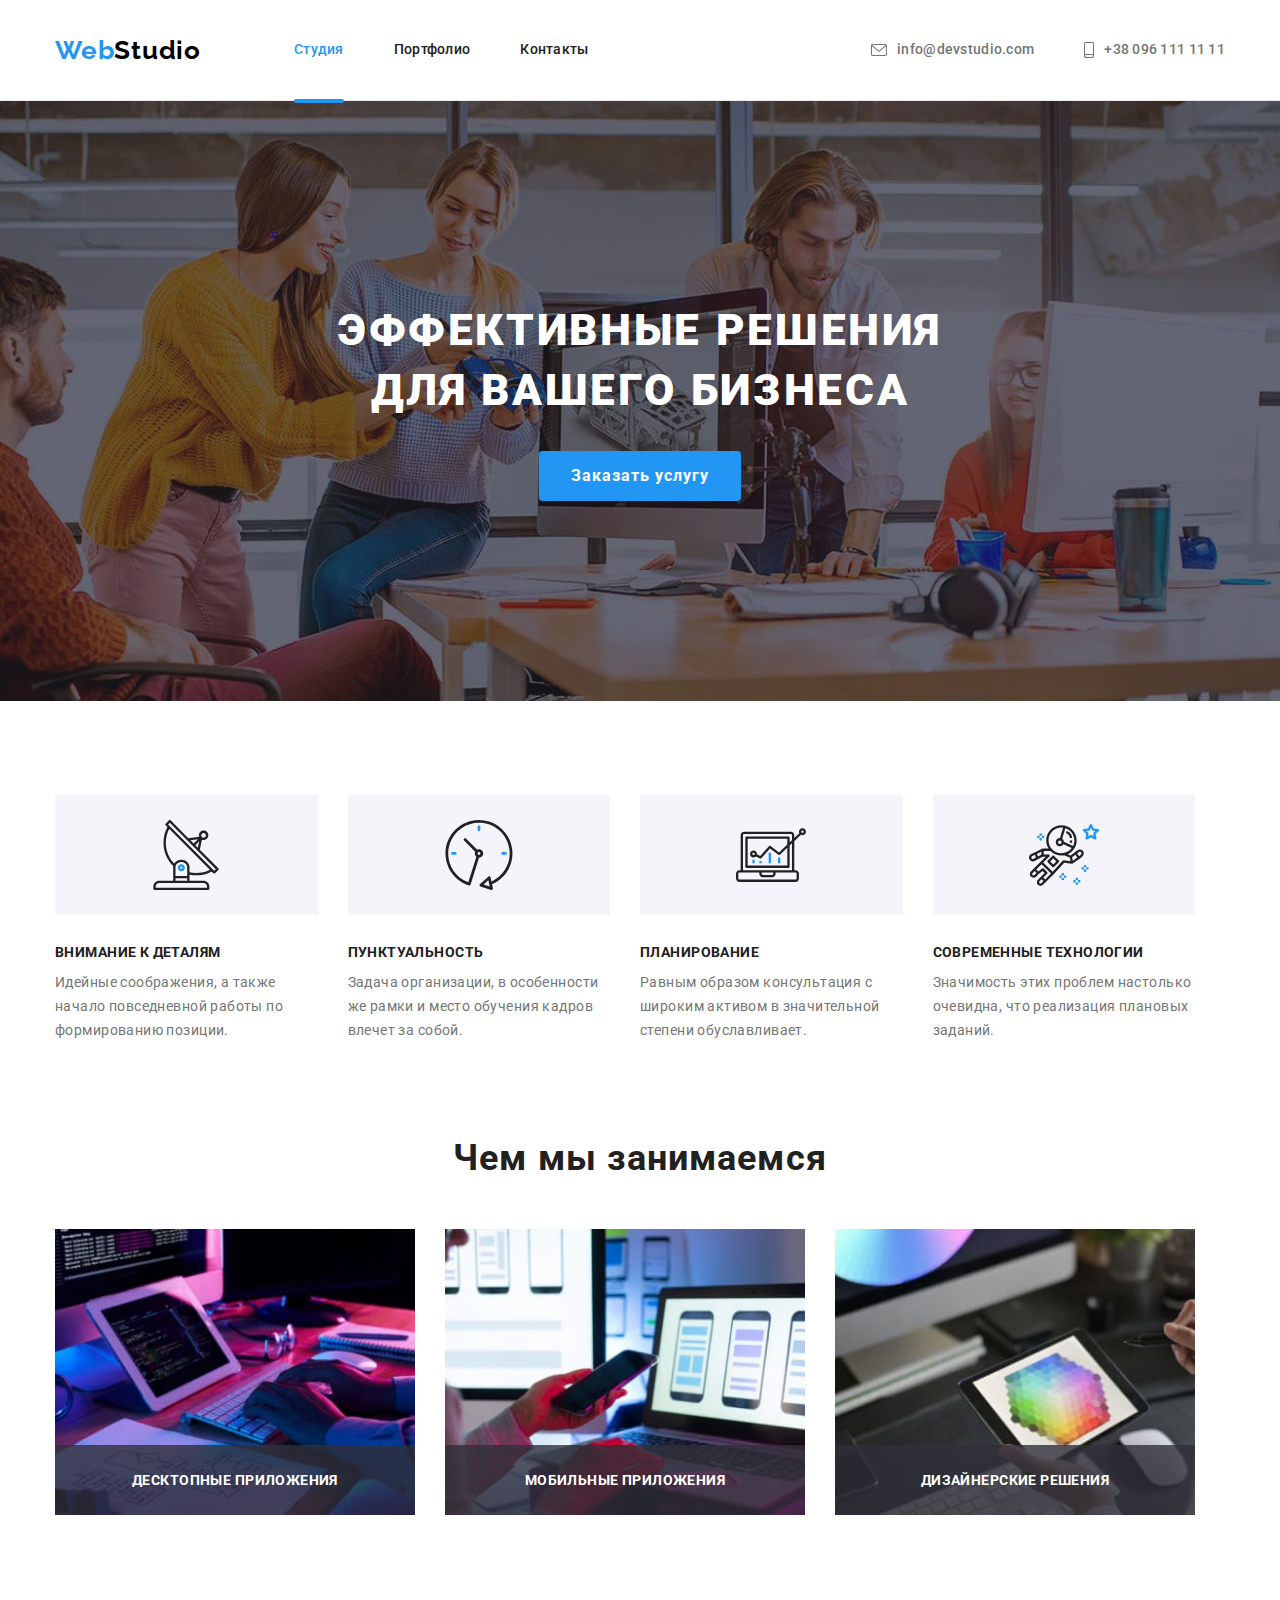
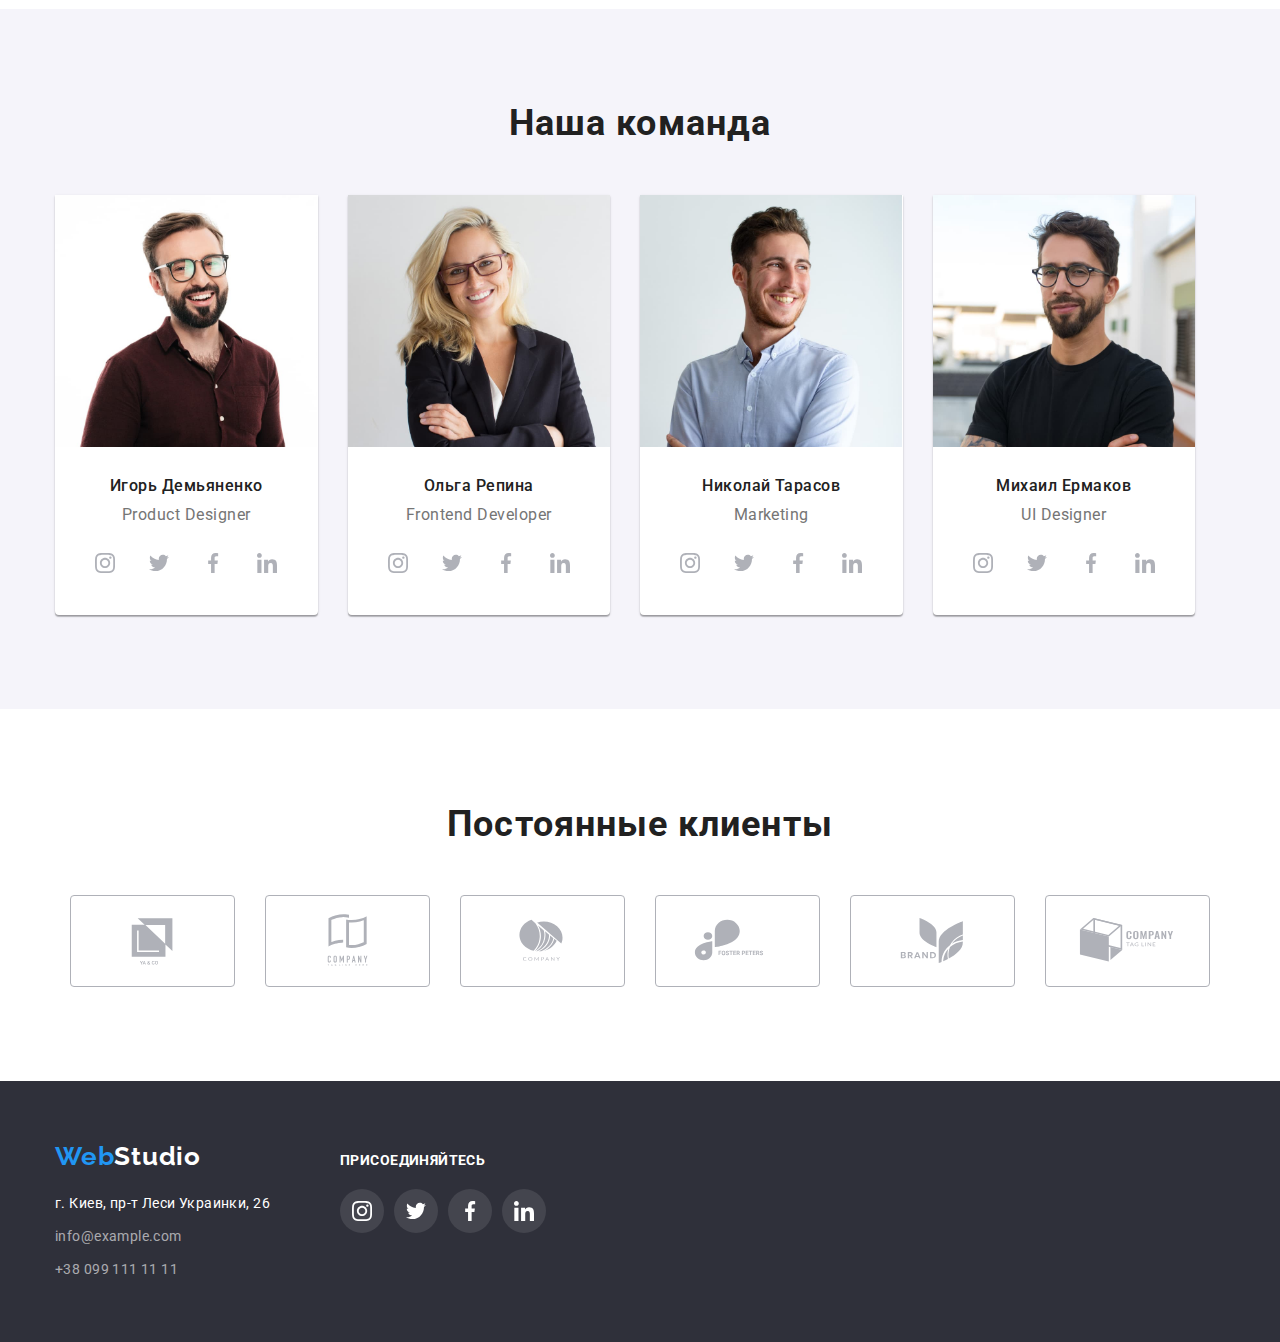
<file: index.html>
<!DOCTYPE html>
<html lang="ru">

<head>
    <meta charset="UTF-8">
    <meta http-equiv="X-UA-Compatible" content="IE=edge">
    <meta name="viewport" content="width=device-width, initial-scale=1.0">
    <title>Студия</title>
    <link rel="preconnect" href="https://fonts.googleapis.com">
    <link rel="preconnect" href="https://fonts.gstatic.com" crossorigin>
    <link
        href="https://fonts.googleapis.com/css2?family=Raleway:wght@700&family=Roboto:wght@400;500;700;900&display=swap"
        rel="stylesheet">
    <link rel="stylesheet" href="https://cdnjs.cloudflare.com/ajax/libs/modern-normalize/1.1.0/modern-normalize.min.css">
    <link rel="stylesheet" href="https://cdnjs.cloudflare.com/ajax/libs/animate.css/4.1.1/animate.min.css"
  />
    <link rel="stylesheet" href="./css/styles.css">
</head>

<body class="page">
    <header class="page-header">
        <div class="container header-container">
        <nav class="header-navigation">
            <a href="./index.html" class="logo-text link">Web<span class="logo-studio-black">Studio
                </span></a>
            <ul class="site-nav-list list">
                <li class="site-nav-item"><a href="./index.html" class="site-nav-link current link">Студия</a></li>
                <li class="site-nav-item"><a href="./portfolio.html" class="site-nav-link link">Портфолио</a></li>
                <li class="site-nav-item"><a href="" class="site-nav-link link">Контакты</a></li>
            </ul>
        </nav>
        <ul class="contact-list list">
            <li class="contact-item"><a class="contact-item-link link" href="mailto:info@devstudio.com" >
                <svg class="icon-mail">
                    <use href="./images/sprite.svg#icon-mail"></use>
                  </svg>
                 info@devstudio.com</a></li>
            <li class="contact-item"><a class="contact-item-link link" href="tel:+380961111111" >
                <svg class="icon-phone">
                    <use href="./images/sprite.svg#icon-phone"></use>
                  </svg>
                  +38 096 111 11 11</a></li>
        </ul>
    
    </div>
    </header>

    <main>
        <section class="hero-field">
        <div class="container">
            <div class="hero-content">
            <h1 class="hero-title">Эффективные решения<br> для вашего бизнеса</h1>
            <button class="button" type="button" data-modal-open>Заказать услугу</button>
            </div>
        </div> 
        </section>

      <section class="benefits-section section">
            <div class="container">
            <h2 class="visually-hidden">Преимущества</h2>
            <ul class="benefits-list list">
                <li class="benefits-item-card">
                    <div class="card-text">
                        <div class="benefits-picture">
                        <svg class="icon-benefits">
                            <use href="./images/sprite.svg#icon-antenna"></use>
                          </svg>
                        </div>
                    <h3 class="benefits-title">Внимание к деталям</h3>
                    <p class="benefits-item">Идейные соображения, а также начало повседневной работы по формированию
                        позиции.</p>
                    </div>
                </li>
                <li class="benefits-item-card icon-clock">
                    <div class="card-text">
                        <div class="benefits-picture">
                            <svg class="icon-benefits">
                                <use href="./images/sprite.svg#icon-clock"></use>
                              </svg>
                            </div>
                    <h3 class="benefits-title">Пунктуальность</h3>
                    <p class="benefits-item">Задача организации, в особенности же рамки и место обучения кадров влечет
                        за собой.</p>
                    </div>
                    </li>
                <li class="benefits-item-card icon-diagram">
                    <div class="card-text">
                        <div class="benefits-picture">
                            <svg class="icon-benefits">
                                <use href="./images/sprite.svg#icon-diagram"></use>
                              </svg>
                            </div>
                    <h3 class="benefits-title">Планирование</h3>
                    <p class="benefits-item">Равным образом консультация с широким активом в значительной степени
                        обуславливает.</p>
                    </div>
                    </li>
                <li class="benefits-item-card icon-astronaut">
                    <div class="card-text">
                        <div class="benefits-picture">
                            <svg class="icon-benefits">
                                <use href="./images/sprite.svg#icon-astronaut"></use>
                              </svg>
                            </div>
                    <h3 class="benefits-title">Современные технологии</h3>
                    <p class="benefits-item">Значимость этих проблем настолько очевидна, что реализация
                        плановых заданий.</p>
                    </div>
                    </li>
            </ul>
        </div>
        </section>
    
        <section class="app-section section">
            <div class="container">
            <h2 class="section-title">Чем мы занимаемся</h2>
             <ul class="case-list list">
                <li class="application-item">
                    <div class="app-thumb">
                    <img src="./images/box-1.jpg" alt="Десктопные приложения">
                    <h3 class="app-title">Десктопные приложения</h3>    
                    </div>
                </li>
                <li class="application-item">
                    <div class="app-thumb">
                    <img src="./images/box-2.jpg" alt="Мобильные приложения">
                    <h3 class="app-title">Мобильные приложения</h3>
                    </div>
                </li>
                <li class="application-item">
                    <div class="app-thumb">
                    <img src="./images/box-3.jpg" alt="Дизайнерские решения">
                    <h3 class="app-title">Дизайнерские решения</h3>
                    </div>
                </li>
            </ul>
        </div>
        </section>
        <section class="team-section section">
            <div class="container">
            <h2 class="team-title">Наша команда</h2>
            <ul class="team-list list">
                <li class="team-item">
                   <div class="team-pic">
                    <img src="./images/demyanenko.jpg" alt="Игорь Демьяненко">
                </div>
                    <div class="team-content">
                    <h3 class="team-member">Игорь Демьяненко</h3>
                    <p class="team-position"> <span lang="en">Product Designer</span> </p>
                    <ul class="social-list list">
                    <li class="social-item">
                        <a class="social-link link" href="">
                            <svg class="social-icon">
                                <use href="./images/sprite.svg#icon-instagram">

                                </use>
                            </svg>
                        </a>
                    </li>
                    <li class="social-item">
                        <a class="social-link link" href="">
                            <svg class="social-icon">
                                <use href="./images/sprite.svg#icon-twitter">

                                </use>
                            </svg>
                        </a>
                    </li>
                    <li class="social-item">
                        <a class="social-link link" href=""> 
                            <svg class="social-icon">
                            <use href="./images/sprite.svg#icon-facebook">

                            </use>
                        </svg></a>
                    </li>
                    <li class="social-item">
                        <a class="social-link link" href="">
                            <svg class="social-icon">
                                <use href="./images/sprite.svg#icon-linkedin">

                                </use>
                            </svg>
                        </a>
                    </li>
                    </ul>
                </div>
                </li>
                <li class="team-item">
                    <div class="team-pic">
                    <img src="./images/repina.jpg" alt="Ольга Репина">
                </div>
                <div class="team-content">
                    <h3 class="team-member">Ольга Репина</h3>
                    <p class="team-position"><span lang="en">Frontend Developer</span></p>
                    <ul class="team-network social-list list">
                        <li class="social-item">
                            <a class="social-link link" href="">
                                <svg class="social-icon">
                                    <use href="./images/sprite.svg#icon-instagram">
    
                                    </use>
                                </svg>
                            </a>
                        </li>
                        <li class="social-item">
                            <a class="social-link link" href="">
                                <svg class="social-icon">
                                    <use href="./images/sprite.svg#icon-twitter">
    
                                    </use>
                                </svg>
                            </a>
                        </li>
                        <li class="social-item">
                            <a class="social-link link" href=""> 
                                <svg class="social-icon">
                                <use href="./images/sprite.svg#icon-facebook">
    
                                </use>
                            </svg></a>
                        </li>
                        <li class="social-item">
                            <a class="social-link link" href="">
                                <svg class="social-icon">
                                    <use href="./images/sprite.svg#icon-linkedin">
    
                                    </use>
                                </svg>
                            </a>
                        </li>
                    </ul>
                </div>
                </li>
                <li class="team-item">
                    <div class="team-pic">
                    <img src="./images/tarasov.jpg" alt="Николай Тарасов">
                </div>
                <div class="team-content">
                    <h3 class="team-member">Николай Тарасов</h3>
                    <p class="team-position"><span lang="en">Marketing</span></p>
                    <ul class="team-network social-list list">
                        <li class="social-item">
                            <a class="social-link link" href="">
                                <svg class="social-icon">
                                    <use href="./images/sprite.svg#icon-instagram">
    
                                    </use>
                                </svg>
                            </a>
                        </li>
                        <li class="social-item">
                            <a class="social-link link" href="">
                                <svg class="social-icon">
                                    <use href="./images/sprite.svg#icon-twitter">
    
                                    </use>
                                </svg>
                            </a>
                        </li>
                        <li class="social-item">
                            <a class="social-link link" href=""> 
                                <svg class="social-icon">
                                <use href="./images/sprite.svg#icon-facebook">
    
                                </use>
                            </svg></a>
                        </li>
                        <li class="social-item">
                            <a class="social-link link" href="">
                                <svg class="social-icon">
                                    <use href="./images/sprite.svg#icon-linkedin">
    
                                    </use>
                                </svg>
                            </a>
                        </li>
                        </ul>
                    </div>
                </li>
                <li class="team-item">
                    <div class="team-pic">
                    <img src="./images/ermakov.jpg" alt="Михаил Ермаков">
                </div>
                <div class="team-content">
                    <h3 class="team-member">Михаил Ермаков</h3>
                    <p class="team-position"><span lang="en">UI Designer</span></p>
                    <ul class="team-network social-list list">
                        <li class="social-item">
                            <a class="social-link link" href="">
                                <svg class="social-icon">
                                    <use href="./images/sprite.svg#icon-instagram">
    
                                    </use>
                                </svg>
                            </a>
                        </li>
                        <li class="social-item">
                            <a class="social-link link" href="">
                                <svg class="social-icon">
                                    <use href="./images/sprite.svg#icon-twitter">
    
                                    </use>
                                </svg>
                            </a>
                        </li>
                        <li class="social-item">
                            <a class="social-link link" href=""> 
                                <svg class="social-icon">
                                <use href="./images/sprite.svg#icon-facebook">
    
                                </use>
                            </svg></a>
                        </li>
                        <li class="social-item">
                            <a class="social-link link" href="">
                                <svg class="social-icon">
                                    <use href="./images/sprite.svg#icon-linkedin">
    
                                    </use>
                                </svg>
                            </a>
                        </li>
                        </ul>
                    </div>
                </li>
            </ul>
        </div>
        </section>
        <section class="client-section section">
            <div class="container">
                <h2 class="client-title">Постоянные клиенты</h2>
                <ul class="client-list list">
                    <li class="client-item">
                        <a class="client-link link" href="">
                              <svg class="client-icon">
                                  <use href="./images/sprite.svg#icon-logo-1">
                                </use>
                              </svg>                 
                         </a>
                    </li>
                    <li class="client-item icon-client">
                        <a class="client-link link" href="">
                              <svg class="client-icon">
                                  <use href="./images/sprite.svg#icon-logo-2">
                                </use>
                              </svg>                 
                         </a>
                    </li>
                    <li class="client-item icon-client">
                        <a class="client-link link" href="">
                              <svg class="client-icon">
                                  <use href="./images/sprite.svg#icon-logo-3">
                                </use>
                              </svg>                 
                         </a>
                    </li>
                    <li class="client-item icon-client">
                        <a class="client-link link" href="">
                              <svg class="client-icon">
                                  <use href="./images/sprite.svg#icon-logo-4">
                                </use>
                              </svg>                 
                         </a>
                    </li>
                    <li class="client-item icon-client">
                        <a class="client-link link" href="">
                              <svg class="client-icon">
                                  <use href="./images/sprite.svg#icon-logo-5">
                                </use>
                              </svg>                 
                         </a>
                    </li>
                    <li class="client-item icon-client">
                        <a class="client-link link" href="">
                              <svg class="client-icon">
                                  <use href="./images/sprite.svg#icon-logo-6">
                                </use>
                              </svg>                 
                         </a>
                    </li>
                </ul>
            </div>
        </section>
    </main>
    <footer class="footer-field">
        <div class="container footer-social-list">
            <div class="footer-contact">
            <div class="web-footer">
             <a href="./index.html" class="logo-text link">Web<span class="logo-studio-white">Studio</span></a>
            </div>
             <address>
                <ul class="address-list list">
                    <li class="address-item"><a class="footer-list-item map-color-white link" href="https://www.google.com/maps"
                            target="_blank">г.
                            Киев, пр-т Леси Украинки, 26</a></li>
                    <li class="address-item"><a class="footer-list-item link" href="mailto:info@example.com">info@example.com</a></li>
                    <li class="address-item"><a class="footer-list-item link" href="tel:+380991111111">+38 099 111 11
                            11</a></li>
                </ul>
            </address>
            </div>
            <div class="footer-social">
            <h3 class="title-join">Присоединяйтесь</h3>
            <ul class="social-list list">
                <li class="social-item">
                    <a class="social-link footer-bg-icon link" href="">
                        <svg class="social-icon social-color">
                            <use href="./images/sprite.svg#icon-instagram">

                            </use>
                        </svg>
                    </a>
                </li>
                <li class="social-item">
                    <a class="social-link footer-bg-icon link" href="">
                        <svg class="social-icon social-color">
                            <use href="./images/sprite.svg#icon-twitter">

                            </use>
                        </svg>
                    </a>
                </li>
                <li class="social-item">
                    <a class="social-link footer-bg-icon link" href=""> 
                        <svg class="social-icon social-color">
                        <use href="./images/sprite.svg#icon-facebook">

                        </use>
                    </svg></a>
                </li>
                <li class="social-item">
                    <a class="social-link footer-bg-icon link" href="">
                        <svg class="social-icon social-color">
                            <use href="./images/sprite.svg#icon-linkedin">

                            </use>
                        </svg>
                    </a>
                </li>
            </ul>
            </div>

        </div>
    </footer>
    <div class="backdrop is-hidden" data-modal>
        <div class="modal">
            <button type="button" class="close-modal" data-modal-close>
                <svg class="icon-close">
                <use href="./images/sprite.svg#icon-close-black">
                </use>
                </svg>
            </button>
        </div>
    </div>
    <script src="./js/modal.js"></script>
</body>

</html>
</file>
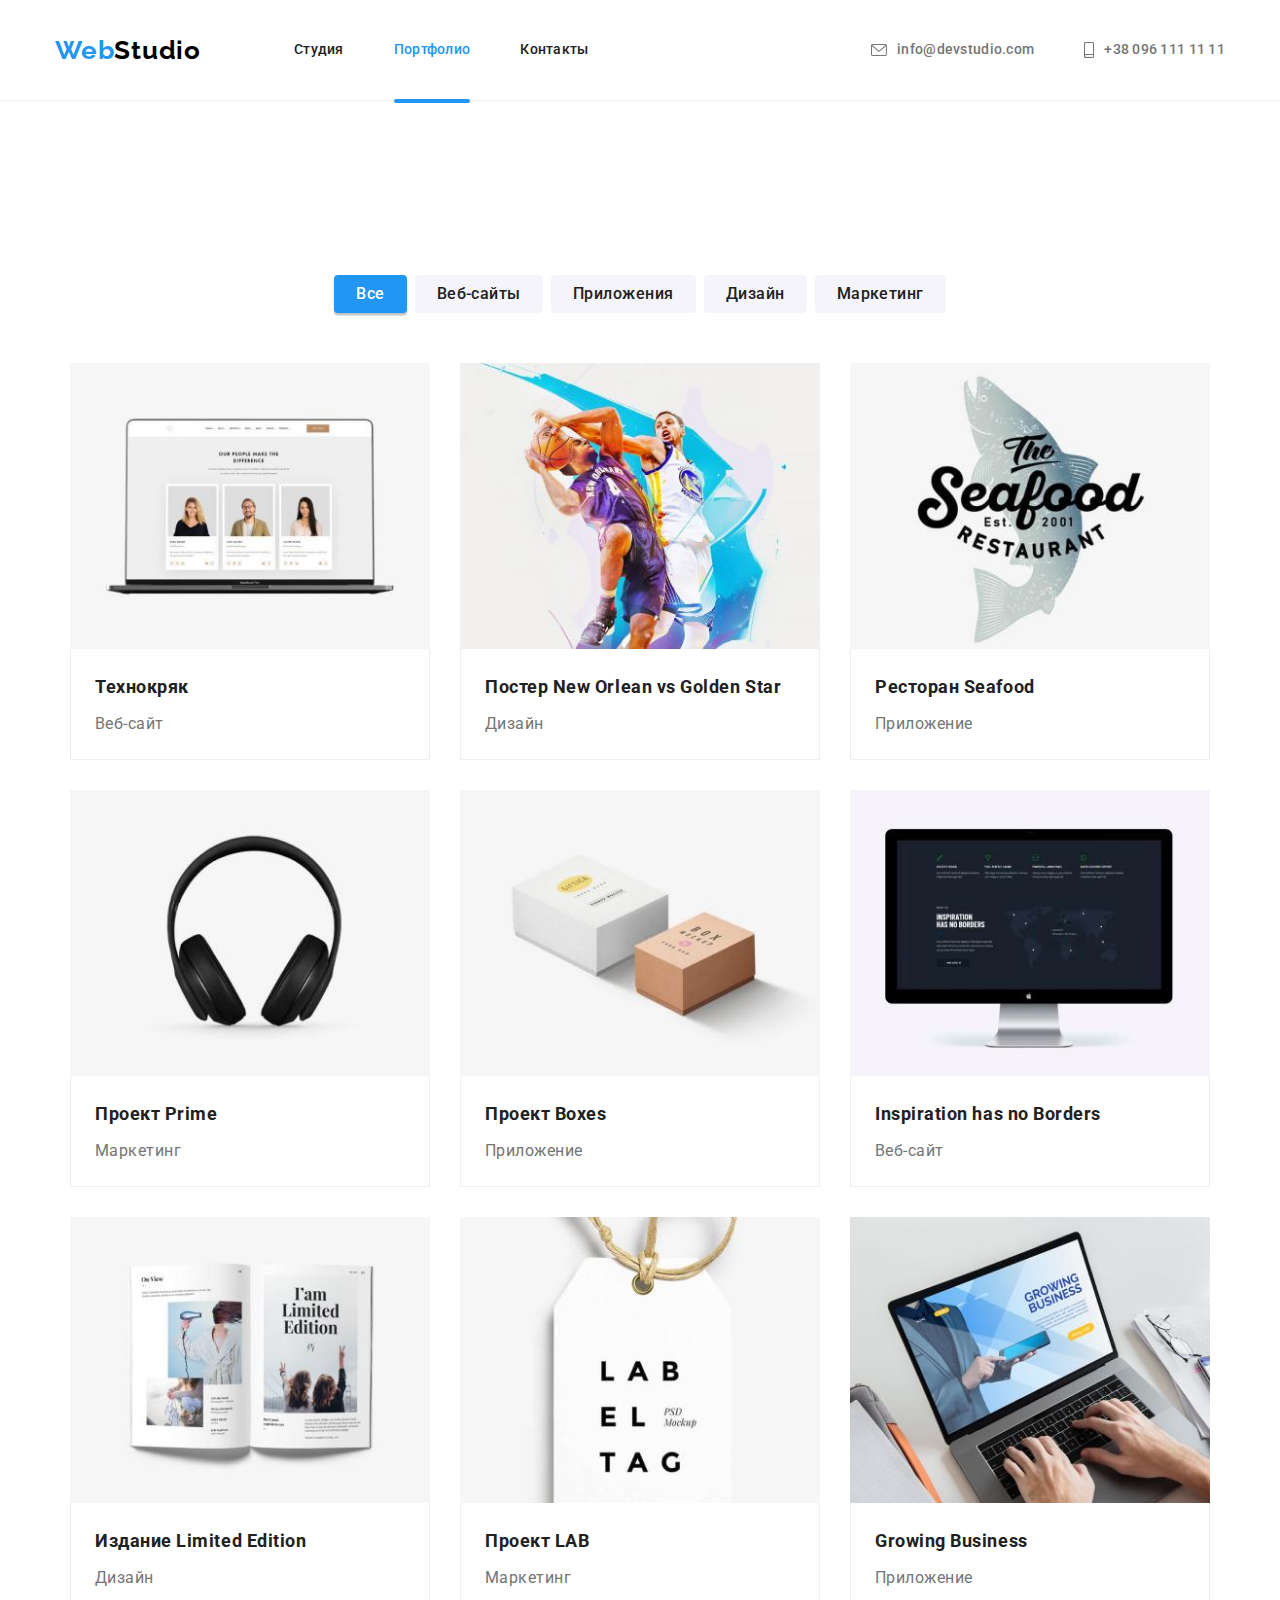
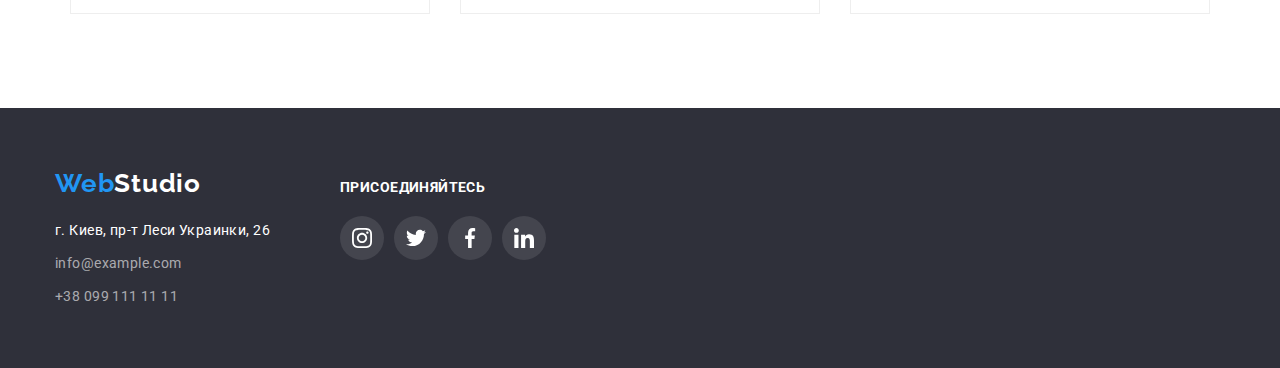
<file: portfolio.html>
<!DOCTYPE html>
<html lang="ru">

<head>
    <meta charset="UTF-8">
    <meta http-equiv="X-UA-Compatible" content="IE=edge">
    <meta name="viewport" content="width=device-width, initial-scale=1.0">
    <title>Портфолио</title>
    <link rel="preconnect" href="https://fonts.googleapis.com">
    <link rel="preconnect" href="https://fonts.gstatic.com" crossorigin>
    <link
        href="https://fonts.googleapis.com/css2?family=Raleway:wght@700&family=Roboto:wght@400;500;700;900&display=swap"
        rel="stylesheet">
    <link rel="stylesheet" href="https://cdnjs.cloudflare.com/ajax/libs/modern-normalize/1.1.0/modern-normalize.min.css">
    <link rel="stylesheet" href="./css/styles.css">
</head>

<body class="page">
    <header class="page-header">
        <div class="container header-container">
        <nav class="header-navigation">
            <a href="./index.html" class="logo-text link">Web<span class="logo-studio-black">Studio
                </span></a>
            <ul class="site-nav-list list">
                <li class="site-nav-item"><a href="./index.html" class="site-nav-link link">Студия</a></li>
                <li class="site-nav-item"><a href="./portfolio.html" class="site-nav-link current link">Портфолио</a></li>
                <li class="site-nav-item"><a href="" class="site-nav-link link">Контакты</a></li>
            </ul>
        </nav>
        <ul class="contact-list list">
            <li class="contact-item"><a class="contact-item-link link" href="mailto:info@devstudio.com" >
                <svg class="icon-mail">
                    <use href="./images/sprite.svg#icon-mail"></use>
                  </svg>
                 info@devstudio.com</a></li>
            <li class="contact-item"><a class="contact-item-link link" href="tel:+380961111111" >
                <svg class="icon-phone">
                    <use href="./images/sprite.svg#icon-phone"></use>
                  </svg>
                  +38 096 111 11 11</a></li>
        </ul>
    
    </div>
    </header>
    <main>
        <section class="portfolio-filter section">
            <div class="container">
                
            <h1 class="visually-hidden">Разработки</h1>
            <ul class="portfolio-button-list list">
               
                <li class="portfolio-button-item">
                    <button class="portfolio-button primary" type="button">Все</button>
                </li>
                <li class="portfolio-button-item">
                    <button class="portfolio-button" type="button">Веб-сайты</button>
                </li>
                <li class="portfolio-button-item">
                    <button class="portfolio-button" type="button">Приложения</button></li>
                <li class="portfolio-button-item">
                    <button class="portfolio-button" type="button">Дизайн</button>
                </li>
                <li class="portfolio-button-item">
                    <button class="portfolio-button" type="button">Маркетинг</button>
                </li>
            </ul>
        
            <h1 class="visually-hidden">Портфолио</h1>
            
            <ul class="portfolio-list list">
                <li class="portfolio-item">
                    <a class="portfolio-link link" href=""> 
                        <div class="project-thumb">
                        <img src="./images/web-tech-crack.jpg" alt="Технокряк">
                           <p class="project-description">
                            Технокряк это современная площадка распространения коронавируса. Компании используют эту платформу для цифрового шпионажа и атак на защищённые сервера конкурентов.
                          </p>
                        </div>   
                        <div class="portfolio-card-content">
                        <h3 class="portfolio-title-link">Технокряк</h3>
                        <p class="portfolio-text">Веб-сайт</p>
                        </div>
                    </a>
                    
                </li>
                <li class="portfolio-item">
                    
                    <a class="portfolio-link link" href="">
                        <div class="project-thumb">
                        <img src="./images/des-new-orlean-golden-star.jpg" alt="Постер New Orlean vs Golden Star">
                        <p class="project-description">
                            Технокряк это современная площадка распространения коронавируса. Компании используют эту платформу для цифрового шпионажа и атак на защищённые сервера конкурентов.
                          </p>
                    </div>   
                            <div class="portfolio-card-content">
                        <h2 class="portfolio-title-link">Постер New Orlean vs Golden Star</h2>
                        <p class="portfolio-text">Дизайн</p>
                        </div>
                    </a>
                </li>
                <li class="portfolio-item">
                    
                    <a class="portfolio-link link" href="">
                        <div class="project-thumb">
                        <img src="./images/app-rest-seafood.jpg" alt="Ресторан Seafood">
                        <p class="project-description">
                            Технокряк это современная площадка распространения коронавируса. Компании используют эту платформу для цифрового шпионажа и атак на защищённые сервера конкурентов.
                          </p>
                    </div> 
                        <div class="portfolio-card-content">
                        <h2 class="portfolio-title-link">Ресторан Seafood</h2>
                        <p class="portfolio-text">Приложение</p>
                        </div>
                    </a>
                </li>
                <li class="portfolio-item">
                    
                    <a class="portfolio-link link" href="">
                        <div class="project-thumb">
                        <img src="./images/mark-proj-prime.jpg" alt="Проект Prime">
                        <p class="project-description">
                            Технокряк это современная площадка распространения коронавируса. Компании используют эту платформу для цифрового шпионажа и атак на защищённые сервера конкурентов.
                          </p>
                    </div> 
                        <div class="portfolio-card-content">
                        <h2 class="portfolio-title-link">Проект Prime</h2>
                        <p class="portfolio-text">Маркетинг</p>
                        </div>
                    </a>
                </li>
                <li class="portfolio-item">
                    
                    <a class="portfolio-link link" href="">
                        <div class="project-thumb">
                        <img src="./images/app-proj-boxes.jpg" alt="Проект Boxes">
                        <p class="project-description">
                            Технокряк это современная площадка распространения коронавируса. Компании используют эту платформу для цифрового шпионажа и атак на защищённые сервера конкурентов.
                          </p>
                    </div> 
                        <div class="portfolio-card-content">
                        <h2 class="portfolio-title-link">Проект Boxes</h2>
                        <p class="portfolio-text">Приложение</p>
                        </div>
                    </a>
                </li>
                <li class="portfolio-item">
                    
                    <a class="portfolio-link link" href="">
                        <div class="project-thumb">
                        <img src="./images/web-inspiration-has-no-borders.jpg" alt="Inspiration has no Borders">
                        <p class="project-description">
                            Технокряк это современная площадка распространения коронавируса. Компании используют эту платформу для цифрового шпионажа и атак на защищённые сервера конкурентов.
                          </p>
                    </div> 
                            <div class="portfolio-card-content">
                            <h2 class="portfolio-title-link">Inspiration has no Borders</h2>
                        <p class="portfolio-text">Веб-сайт</p>
                        </div>
                    </a>
               
                </li>
                <li class="portfolio-item">
                   
                    <a class="portfolio-link link" href="">
                        <div class="project-thumb">
                        <img src="./images/des-limited-edition.jpg" alt="Издание Limited Edition">
                        <p class="project-description">
                            Технокряк это современная площадка распространения коронавируса. Компании используют эту платформу для цифрового шпионажа и атак на защищённые сервера конкурентов.
                          </p>
                    </div> 
                        <div class="portfolio-card-content">
                        <h2 class="portfolio-title-link">Издание Limited Edition</h2>
                        <p class="portfolio-text">Дизайн</p>
                        </div>
                    </a>
                
                </li>
                <li class="portfolio-item">
                    
                    <a class="portfolio-link link" href="">
                        <div class="project-thumb">
                        <img src="./images/mark-proj-lab.jpg" alt="Проект LAB">
                        <p class="project-description">
                            Технокряк это современная площадка распространения коронавируса. Компании используют эту платформу для цифрового шпионажа и атак на защищённые сервера конкурентов.
                          </p>
                    </div> 
                           <div class="portfolio-card-content">
                            <h2 class="portfolio-title-link">Проект LAB</h2>
                        <p class="portfolio-text">Маркетинг</p>
                        </div>
                    </a>
                
                </li>
                <li class="portfolio-item">
                   
                    <a class="portfolio-link link" href="">
                        <div class="project-thumb">
                        <img src="./images/app-growing-business.jpg" alt="Growing Business">
                        <p class="project-description">
                            Технокряк это современная площадка распространения коронавируса. Компании используют эту платформу для цифрового шпионажа и атак на защищённые сервера конкурентов.
                          </p>
                    </div> 
                        <div class="portfolio-card-content">
                        <h2 class="portfolio-title-link">Growing Business</h2>
                        <p class="portfolio-text">Приложение</p>
                        </div> 
                    </a>
                
                </li>
            </ul>
        </div>
        </section>
    </main>
    <footer class="footer-field">
        <div class="container footer-social-list">
            <div class="footer-contact">
            <div class="web-footer">
             <a href="./index.html" class="logo-text link">Web<span class="logo-studio-white">Studio</span></a>
            </div>
             <address>
                <ul class="address-list list">
                    <li class="address-item"><a class="footer-list-item map-color-white link" href="https://www.google.com/maps"
                            target="_blank">г.
                            Киев, пр-т Леси Украинки, 26</a></li>
                    <li class="address-item"><a class="footer-list-item link" href="mailto:info@example.com">info@example.com</a></li>
                    <li class="address-item"><a class="footer-list-item link" href="tel:+380991111111">+38 099 111 11
                            11</a></li>
                </ul>
            </address>
            </div>
            <div class="footer-social">
            <h3 class="title-join">Присоединяйтесь</h3>
            <ul class="social-list list">
                <li class="social-item">
                    <a class="social-link footer-bg-icon link" href="">
                        <svg class="social-icon social-color">
                            <use href="./images/sprite.svg#icon-instagram">

                            </use>
                        </svg>
                    </a>
                </li>
                <li class="social-item">
                    <a class="social-link footer-bg-icon link" href="">
                        <svg class="social-icon social-color">
                            <use href="./images/sprite.svg#icon-twitter">

                            </use>
                        </svg>
                    </a>
                </li>
                <li class="social-item">
                    <a class="social-link footer-bg-icon link" href=""> 
                        <svg class="social-icon social-color">
                        <use href="./images/sprite.svg#icon-facebook">

                        </use>
                    </svg></a>
                </li>
                <li class="social-item">
                    <a class="social-link footer-bg-icon link" href="">
                        <svg class="social-icon social-color">
                            <use href="./images/sprite.svg#icon-linkedin">

                            </use>
                        </svg>
                    </a>
                </li>
            </ul>
            </div>

        </div>
    </footer>
   
</body>

</html>
</file>
<file: css/styles.css>
/* Основнрой цвет шрифта #212121 */
/* Второй цвет шрифта #757575 */
/* цвет акцента #2196F3 */
/* цвет фона #ffffff */
:root
{
    --primary-text-color: #212121;
    --title-text-color: #757575;
    --accent-text-color: #2196F3;
    --hero-footer-color:#2F303A;
    --bgc-main: #ffffff;
    --bgc-section: #F5F4FA;
    --logo-text-white:#ffffff;
    --logo-text-black: #000000;
    --text-color-white: #ffffff;
    --header-border-color: #ececec;
    --card-shadow: #eeeeee;
    --card-set-gap: 30px;
    --card-set-button: 8px;
    --icon-color: #AFB1B8;
 }
.page
{
    font-family: 'Roboto', sans-serif;
    color: var(--primary-text-color);
    background-color: var(--bgc-main);
}
.container
{
    margin: 0 auto;
    width: 1200px;
    padding-left: 15px;
    padding-right: 15px;
    
}
.list
{
    list-style: none;
    margin: 0;
    padding: 0;
}
.link
{
    font-style: normal;
    text-decoration: none;
    color: var(--primary-text-color);
    display:block;
}
h1,
h2,
h3,
h4,
h5,
h6,
p
{
    margin: 0;
}
address{
    font-style: normal;
}
img
{
    display: block;
    max-width: 100%;
    height: auto;
}
.section
{
    padding-top: 94px;
    padding-bottom: 94px;
}
.visually-hidden {
    position: absolute;
    width: 1px;
    height: 1px;
    margin: -1px;
    padding: 0;
    overflow: hidden;
    border: 0;
    clip: rect(0 0 0 0);
}
/* Header-section */
.page-header
{
    background-color: var(--bgc-main);
    padding-bottom: 32px;
    padding-top: 32px;
    border-bottom: 1px solid var(--header-border-color);
    
    /* position: fixed; */
    width: 100%;
    /* z-index: 2;  */
           
}

.header-container{
display: flex;
align-items: center;
}
.header-navigation{
    display: flex;
    align-items: center;
}
.logo-text
{
font-family: Raleway;
font-weight: 700;
font-size: 26px;
line-height: 1.19;
letter-spacing: 0.03em;
color: var(--accent-text-color);

}
.logo-studio-black
{
    color: var(--logo-text-black);
    margin-right: 93px;
}
.logo-studio-white
{
   color: var(--logo-text-white);
}

 /* Navigation-section */
 
 .site-nav-list
 {
     display: flex;
     align-items: center;
         
 }

 .site-nav-item:not(:last-child){
margin-right: 50px;
 }
.current::after{
    content: '';
    position: absolute;
    width: 100%;
    height: 4px;
    border-radius: 2px;
    background-color: var(--accent-text-color);
    display: block;
    bottom: -35px;

}

.site-nav-list .site-nav-link.current
{
    color: var(--accent-text-color); 
    
}
.site-nav-link
{   
    padding-top: 10px; 
    padding-bottom: 10px;

    font-weight: 500;
    font-size: 14px;
    line-height: 1.14;
    letter-spacing: 0.02em;
    color: var(--primary-text-color);

    position: relative;

    transition: color 250ms cubic-bezier(0.4, 0, 0.2, 1);
    }
.contact-list{
    display: flex;
    margin-left: auto;
}

.contact-item:not(:last-child){
    margin-right: 50px;
}
.contact-item{
    
}
.contact-item-link{
    padding-top: 10px; 
    padding-bottom: 10px;

    font-weight: 500;
    font-size: 14px;
    line-height: 1.14;
    letter-spacing: 0.02em;
    color: var(--title-text-color);

    display: flex;
    align-items: center;

    transition: color 250ms cubic-bezier(0.4, 0, 0.2, 1);
}

.contact-item-link:hover .icon-phone,
.contact-item-link:focus .icon-phone,
.contact-item-link:hover .icon-mail,
.contact-item-link:focus .icon-mail
{
    fill: var(--accent-text-color);

}
.icon-phone{
width: 10px;
height: 16px;
margin-right: 10px;
fill: currentColor;
}
.icon-mail{
  width: 16px;
  height: 12px;  
  margin-right: 10px;
fill: currentColor;
}

/* Hero-section */
.hero-field
{ 
    max-width: 1600px;
    height: 600px;  
    background-color: #C4C4C4;
    background-image: linear-gradient(to right, rgba(47, 48, 58, 0.4), rgba(47, 48, 58, 0.4)),
    url("../images/hero-image.jpg");
    background-position: center;
    background-repeat: no-repeat;
    background-size:cover;
    margin: auto;      
}

.hero-content{
    text-align: center;
    padding-top: 200px;
    padding-bottom: 200px;
}

.hero-title
{   margin-bottom: 30px;
    font-weight: 900;
    font-size: 44px;
    line-height: 1.36;
    letter-spacing: 0.06em;
    text-transform: uppercase;
    color: var(--text-color-white);
}
.button
{
font-family: inherit;
font-weight: 700;
font-size: 16px;
line-height: 1.87;
align-items: center;
letter-spacing: 0.06em;
cursor: pointer;
padding: 10px 32px;
border-radius: 4px;
border: none;
background-color: var(--accent-text-color);
color: var(--text-color-white);
transition: color 250ms cubic-bezier(0.4, 0, 0.2, 1), background-color 250ms cubic-bezier(0.4, 0, 0.2, 1);
}

.button:hover,
.button:focus
{
    background-color: #188CE8;

}

.button.secondary
{
    background-color: var(--bgc-section);
    color: var(--primary-text-color);
}

/* interactiv-elements */
.logo-text:focus,
.logo-text:hover,
.site-nav-link:focus,
.site-nav-link:hover,
.contact-item-link:focus,
.contact-item-link:hover,
.footer-list-item:focus,
.footer-list-item:hover
{
    color: var(--accent-text-color); 
}

.button.secondary:active,
.button.secondary:focus
{
    background-color: var(--accent-text-color); 
}


/* Benefits-section */
.benefits-section{
   
}
.benefits-list{
    padding: 0;
    margin: 0;
    list-style: none;

    display: flex;
    flex-wrap: wrap;
            
}
.benefits-item
{
    font-size: 14px;
    line-height: 1.71;
    letter-spacing: 0.03em;
    color: var(--title-text-color);
    
   }
   .icon-benefits{
    width: 70px;
    height: 70px;
   }
   
    .benefits-picture{ 
    height: 120px;

    background-color: var(--bgc-section);
    margin-bottom: 30px;

    display: flex;
    justify-content: center;
    align-items: center;
   }

.benefits-item-card{
}
.benefits-list > .benefits-item-card
{
   flex-basis: calc((100% / 4) - var(--card-set-gap));
      
 }

 .benefits-item-card:not(:last-child){
 margin-right: var(--card-set-gap);
}
.benefits-title
{margin-bottom: 10px;
font-weight: 700;
font-size: 14px;
line-height: 1.14;
letter-spacing: 0.03em;
text-transform: uppercase;
color: var(--primary-text-color);
}
/* Application-section */
.app-section
{
    padding-top: 0;  

}
.case-list{
    padding: 0;
    margin: 0;
    list-style: none;

    display: flex;
      
}
.case-list > .application-item{
    flex-basis: calc((100% / 3) - var(--card-set-gap));
    }

    .application-item:not(:last-child)
    {
        margin-right: var(--card-set-gap);
    }
.section-title
{
    margin-bottom: 50px;
    font-weight: 700;
    font-size: 36px;
    line-height: 1.17;
    letter-spacing: 0.03em;
    text-align: center;
}

/* Team-section */
.team-section

{   
    background-color: var(--bgc-section);
    text-align: center;
     
}
.team-title
{   margin-bottom: 50px;
    font-weight: 700;
    font-size: 36px;
    line-height: 1.16;
    letter-spacing: 0.03em;
}

.team-list{
   
    padding: 0;
    margin: 0;
    list-style: none;

    display: flex;
    flex-wrap: wrap;
    
}

.team-list > .team-item{
    flex-basis: calc((100% / 4) - var(--card-set-gap));
    
}
.team-item:not(:last-child) {
    margin-right: var(--card-set-gap);
}
.team-content{
    padding-top: 30px;
    padding-bottom: 30px; 
    } 

.team-item
{ background-color: var(--bgc-main);
    box-shadow: 0px 1px 3px rgba(0, 0, 0, 0.12), 0px 1px 1px rgba(0, 0, 0, 0.14), 0px 2px 1px rgba(0, 0, 0, 0.2);
border-radius: 0px 0px 4px 4px;
}
.team-member
{margin-bottom: 10px;
font-weight: 500;
font-size: 16px;
line-height: 1.18;
letter-spacing: 0.03em;
}
.team-position
{
font-size: 16px;
line-height: 1.18;
letter-spacing: 0.03em;
color: var(--title-text-color);
margin-bottom: 16px;
}

.social-item{
    width: 44px;
    height: 44px;
    border-radius: 50%;
}
.social-link{
    width: 100%;
    height: 100%;
    background-color: var(--bgc-main);
    display: block;
    border-radius: 50%;
    display: flex;
    align-items: center;
    justify-content: center;
    color: var(--icon-color);
    transition: background-color 250ms cubic-bezier(0.4, 0, 0.2, 1);
}

.social-link:hover,
.social-link:focus
{
    background-color: var(--accent-text-color);

}

.social-link:hover .social-icon,
.social-link:focus .social-icon
{
    fill: #ffffff;

}

.social-list{
        display: flex;
        justify-content: center;

}
.social-item + .social-item{
    margin-left: 10px;
}
.social-icon{
    width: 20px;
    height: 20px;
    fill: currentColor;
    transition: fill 250ms cubic-bezier(0.4, 0, 0.2, 1);
}
/* client-section */
.client-title{
    margin-bottom: 50px;
    font-weight: 700;
    font-size: 36px;
    line-height: 1.17;
    letter-spacing: 0.03em;
    text-align: center;
    }

.client-item{
        
    width: 170px;
    height: 92px;
 
}
.client-link{
    width: 100%;
    height: 100%;
    
    display: flex;
    align-items: center;
    justify-content: center;
    
    color: var(--icon-color);
    border: 1px solid var(--icon-color);
    border-radius: 4px;
    transition: border 250ms cubic-bezier(0.4, 0, 0.2, 1);
    
}


.client-link:hover,
.client-link:focus
{
    border: 1px solid var(--accent-text-color);

}

.client-link:hover .client-icon,
.client-link:focus .client-icon
{
    fill: var(--accent-text-color);

}

.client-list{

    display: flex;
    justify-content: center;

}

.client-list > .client-item{
    flex-basis: calc((100% / 6) - var(--card-set-gap));
    
}

.client-item + .client-item{
margin-left: var(--card-set-gap);
}
.client-icon{
width: 106px;
height: 60px;
fill: currentColor;
transition: fill 250ms cubic-bezier(0.4, 0, 0.2, 1);
}



/* portfolio-section */
.portfolio-filter{
    padding-top: 174px;
}

.card{
  
}

.portfolio-item{
 }
.portfolio-link{
transition: box-shadow 250ms cubic-bezier(0.4, 0, 0.2, 1);
}

.portfolio-card-content
{
    padding: 20px 24px;
    background: #FFFFFF;
    border: 1px solid var(--card-shadow);
    border-radius: 0;
    overflow: hidden;
    border-top: none;
 }
 
.portfolio-link:hover,
.portfolio-link:focus
{   
    box-shadow: 0px 1px 1px rgba(0, 0, 0, 0.12), 0px 4px 4px rgba(0, 0, 0, 0.06), 1px 4px 6px rgba(0, 0, 0, 0.16);;
    }

.portfolio-title-link
{   margin-bottom: 4px;
    font-weight: 700;
    font-size: 18px;
    line-height: 2;
    letter-spacing: 0.03em;
}
.portfolio-text
{
    font-size: 16px;
    line-height: 1.87;
    letter-spacing: 0.03em;
    color: var(--title-text-color);
}
.portfolio-button-list
{  display: flex;
    justify-content: center;
    margin-bottom: 50px;
    
   }
   .portfolio-button-item:not(:last-child){
       margin-right: 8px;
   }
   
.portfolio-button
{   
    padding-top: 6px;
    padding-bottom: 6px;
    padding-right: 22px;
    padding-left: 22px;
    
    font-family: inherit;
    font-weight: 500;
    font-size: 16px;
    line-height: 1.62;
    text-align: center;
    letter-spacing: 0.03em;
    border:none;
    cursor: pointer;
    color: var(--primary-text-color);
    background-color: var(--bgc-section);
    border-radius: 4px;
    transition: color 250ms cubic-bezier(0.4, 0, 0.2, 1), background-color 250ms cubic-bezier(0.4, 0, 0.2, 1);

}
.portfolio-button:hover,
.portfolio-button:focus
{
    background-color: var(--accent-text-color);
    color: var(--text-color-white);
    box-shadow: 0px 3px 1px rgba(0, 0, 0, 0.1), 0px 1px 2px rgba(0, 0, 0, 0.08), 0px 2px 2px rgba(0, 0, 0, 0.12);
}
.portfolio-button.primary
{
    background-color: var(--accent-text-color);
    color: var(--text-color-white);
    box-shadow: 0px 3px 1px rgba(0, 0, 0, 0.1), 0px 1px 2px rgba(0, 0, 0, 0.08), 0px 2px 2px rgba(0, 0, 0, 0.12);

}
.portfolio-button.secondary
{
    background-color: var(--bgc-section);
    color: var(--primary-text-color); 
}

.portfolio-list
{
    padding: 0;
    margin: 0;
    list-style: none;

    display: flex;
    flex-wrap: wrap;
    justify-content: center;
       
}
.portfolio-list > .portfolio-item
{
    flex-basis: calc((100% / 3) - var(--card-set-gap)) ;
    margin-left: var(--card-set-gap);
    margin-top: var(--card-set-gap);
} 
.portfolio-item:nth-child(3n+1)
{
    margin-left: 0;
}
.portfolio-item:nth-child(-n+3)
{
    margin-top: 0;
}


/* footer-section */
.footer-field
{   padding-top: 60px;
    padding-bottom: 60px;

    background-color: var(--hero-footer-color);
}
.footer-list-item
{ 
font-size: 14px;
line-height: 1.71;
letter-spacing: 0.03em;
color: rgba(255, 255, 255, 0.6);
transition: color 250ms cubic-bezier(0.4, 0, 0.2, 1);

}
.address-list{
    padding: 0;
    margin: 0;
    list-style: none;

    display: flex;
    flex-direction: column ;
}
.address-item:not(:last-child)
{
margin-bottom: 9px;
}
.map-color-white{
    color:var(--text-color-white);
}
.web-footer
{
    margin-bottom: 20px;
    
}

.hero-background
{
   
} 
.title-join{
font-weight: 700;
font-size: 14px;
line-height: 1.14;
letter-spacing: 0.03em;
text-transform: uppercase;
color: var(--logo-text-white);
}
.footer-social-list{
    display: flex;
    align-items: baseline;
}
.social-color{
    color: var(--logo-text-white);
}
    .footer-bg-icon{
        background-color:rgba(255, 255, 255, .1);
    }
    .title-join{
        margin-bottom: 20px;
    }
    .footer-contact{
        margin-right: 70px;
    }

 .portfolio-link:hover .project-description,
 .portfolio-link:focus .project-description
 {
    transform: translateY(0);
    opacity: 1;
}
/*
.project-thumb:hover::before{
    opacity: 1;
}
.project-thumb::before
{
    display: inline-block;
    content: '';

    position: absolute;
    width: 100%;
    height: 100%;

    background-color: rgba(33, 150, 243, 0.9);
    opacity: 0;
}*/
.project-thumb{
    position: relative;
    overflow: hidden;
    
}

 .project-description{
    
    padding-top: 32px;
    padding-bottom: 32px;
    padding-right: 24px;
    padding-left: 24px;
    
    position: absolute;
    top: 0;
         
    width: 100%;
    height: 100%;
    transform: translateY(100%);
    opacity: 0;

    font-size: 18px;
    line-height: 1.56;
    letter-spacing: 0.03em;
    color: #FFFFFF;
    background-color: rgba(33, 150, 243, 0.9);

    transition: transform 250ms cubic-bezier(0.4, 0, 0.2, 1);
} 

.backdrop{
    position: fixed;
    top: 0;
    width: 100vw;
    height: 100vh;
    background-color: rgba(0, 0, 0, 0.2);

    display: flex;
    justify-content: center;
    align-items: center;

    transition: opacity 250ms cubic-bezier(0.4, 0, 0.2, 1), visibility 250ms cubic-bezier(0.4, 0, 0.2, 1);
    /* z-index: 2;  */
}
.backdrop.is-hidden{
    opacity: 0;
    visibility: hidden;
    pointer-events: none;
}
.backdrop.is-hidden .modal{
    transform: scale(2) rotate(360deg);
}
.modal{
    position: relative;
    
    min-height: 581px;
    min-width: 528px;
    padding: 15px;

    background-color: #FFFFFF;
    box-shadow: 0px 1px 3px rgba(0, 0, 0, 0.12), 0px 1px 1px rgba(0, 0, 0, 0.14), 0px 2px 1px rgba(0, 0, 0, 0.2);
    border-radius: 4px;

   transform: scale(1);
    transition: transform 250ms cubic-bezier(0.4, 0, 0.2, 1);
}
.close-modal{
    position: absolute;
    
    top: 10px;
    right: 10px;
    background-color: transparent;
    border-radius: 50%;
    width: 30px;
    height: 30px;
    border: 1px solid rgba(0, 0, 0, 0.1);
    cursor: pointer;
    
    display: flex;
    align-items: center;
    justify-content: center;

}
.close-modal:hover{
    background-color: red;
}
.close-modal:hover .icon-close{
    fill: white;
}
.icon-close{
    width: 18px;
    height: 18px;
    fill: #000000;
}

.app-thumb{
    position: relative;
    overflow: hidden;
}

 .app-title{
    
    padding-top: 27px;
    padding-bottom: 27px;
        
    position: absolute;
    bottom: 0;
             
    width: 100%;
    height: 70px;
    font-weight: 700;
    font-size: 14px;
    line-height: 1.17;
    text-align: center;
    letter-spacing: 0.03em;
    text-transform: uppercase;
    color: var(--text-color-white);
    background-color: rgba(47, 48, 58, 0.8);;
}
</file>
